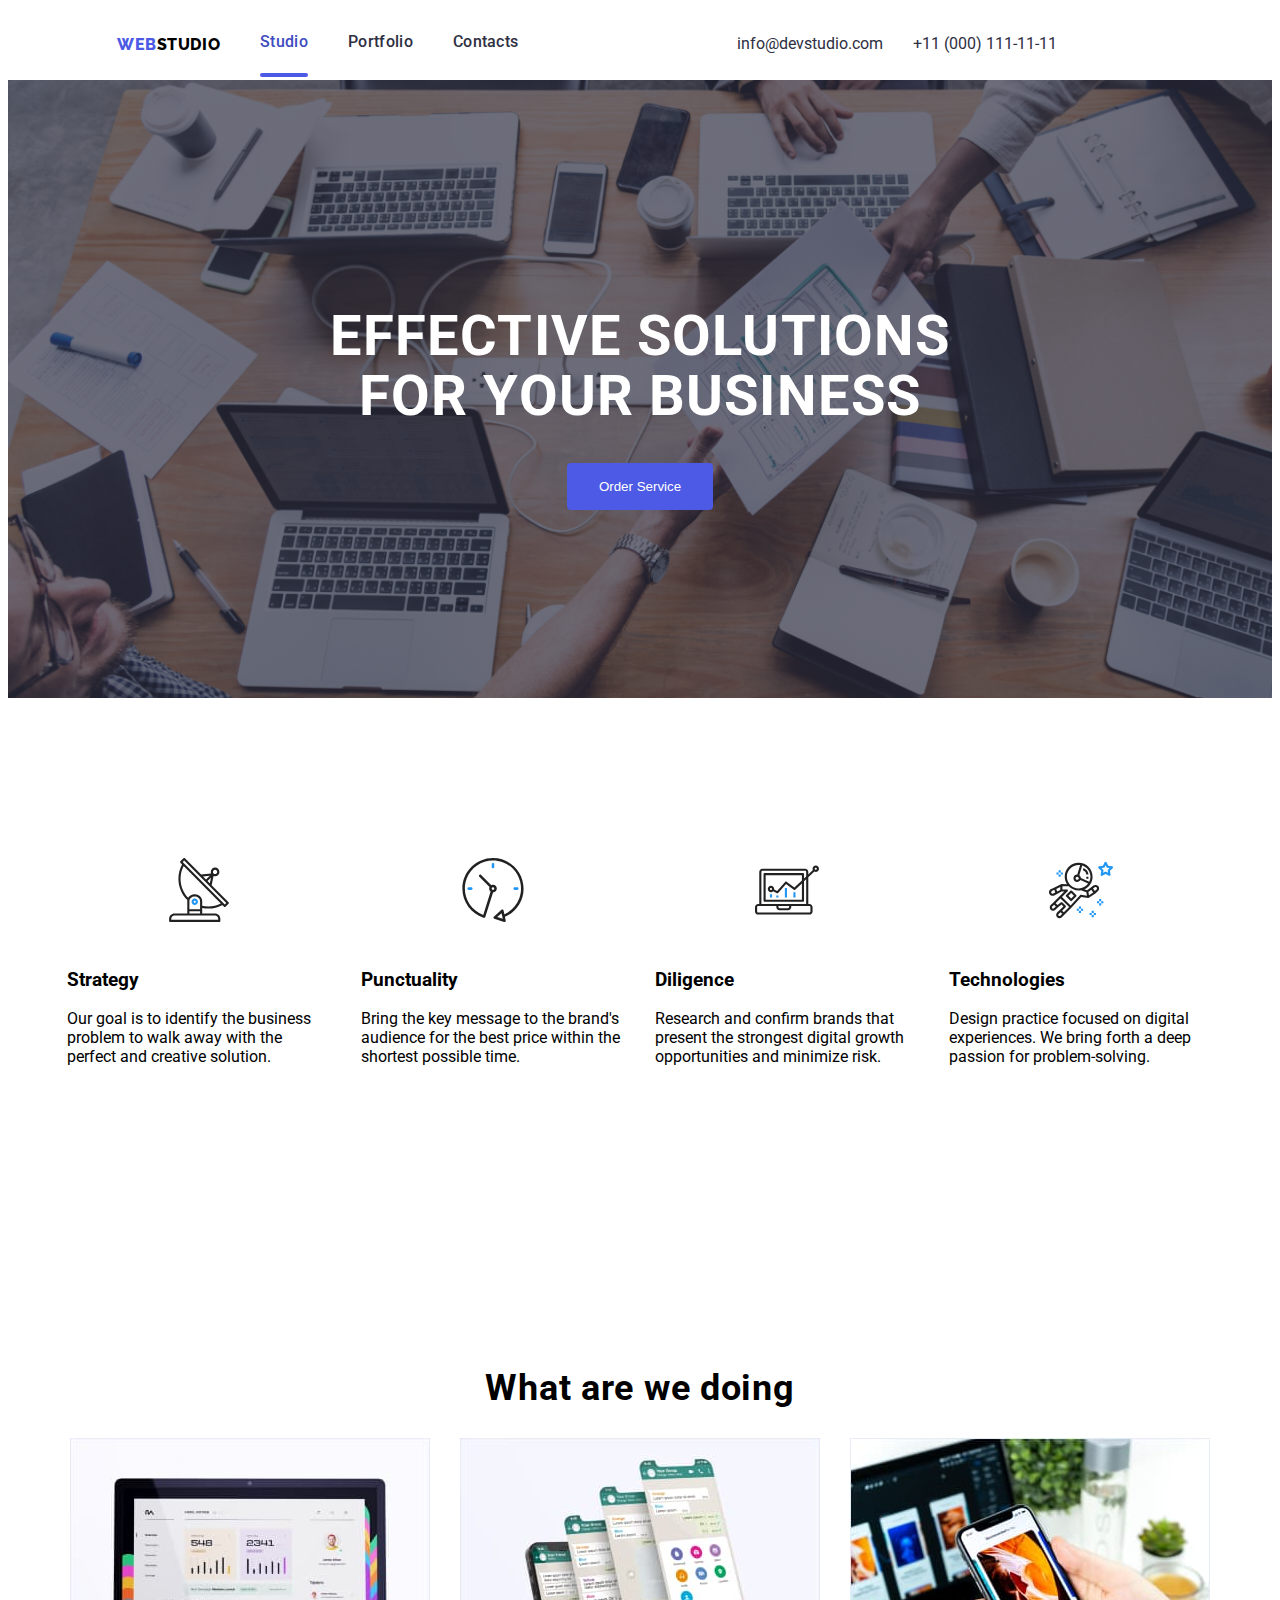
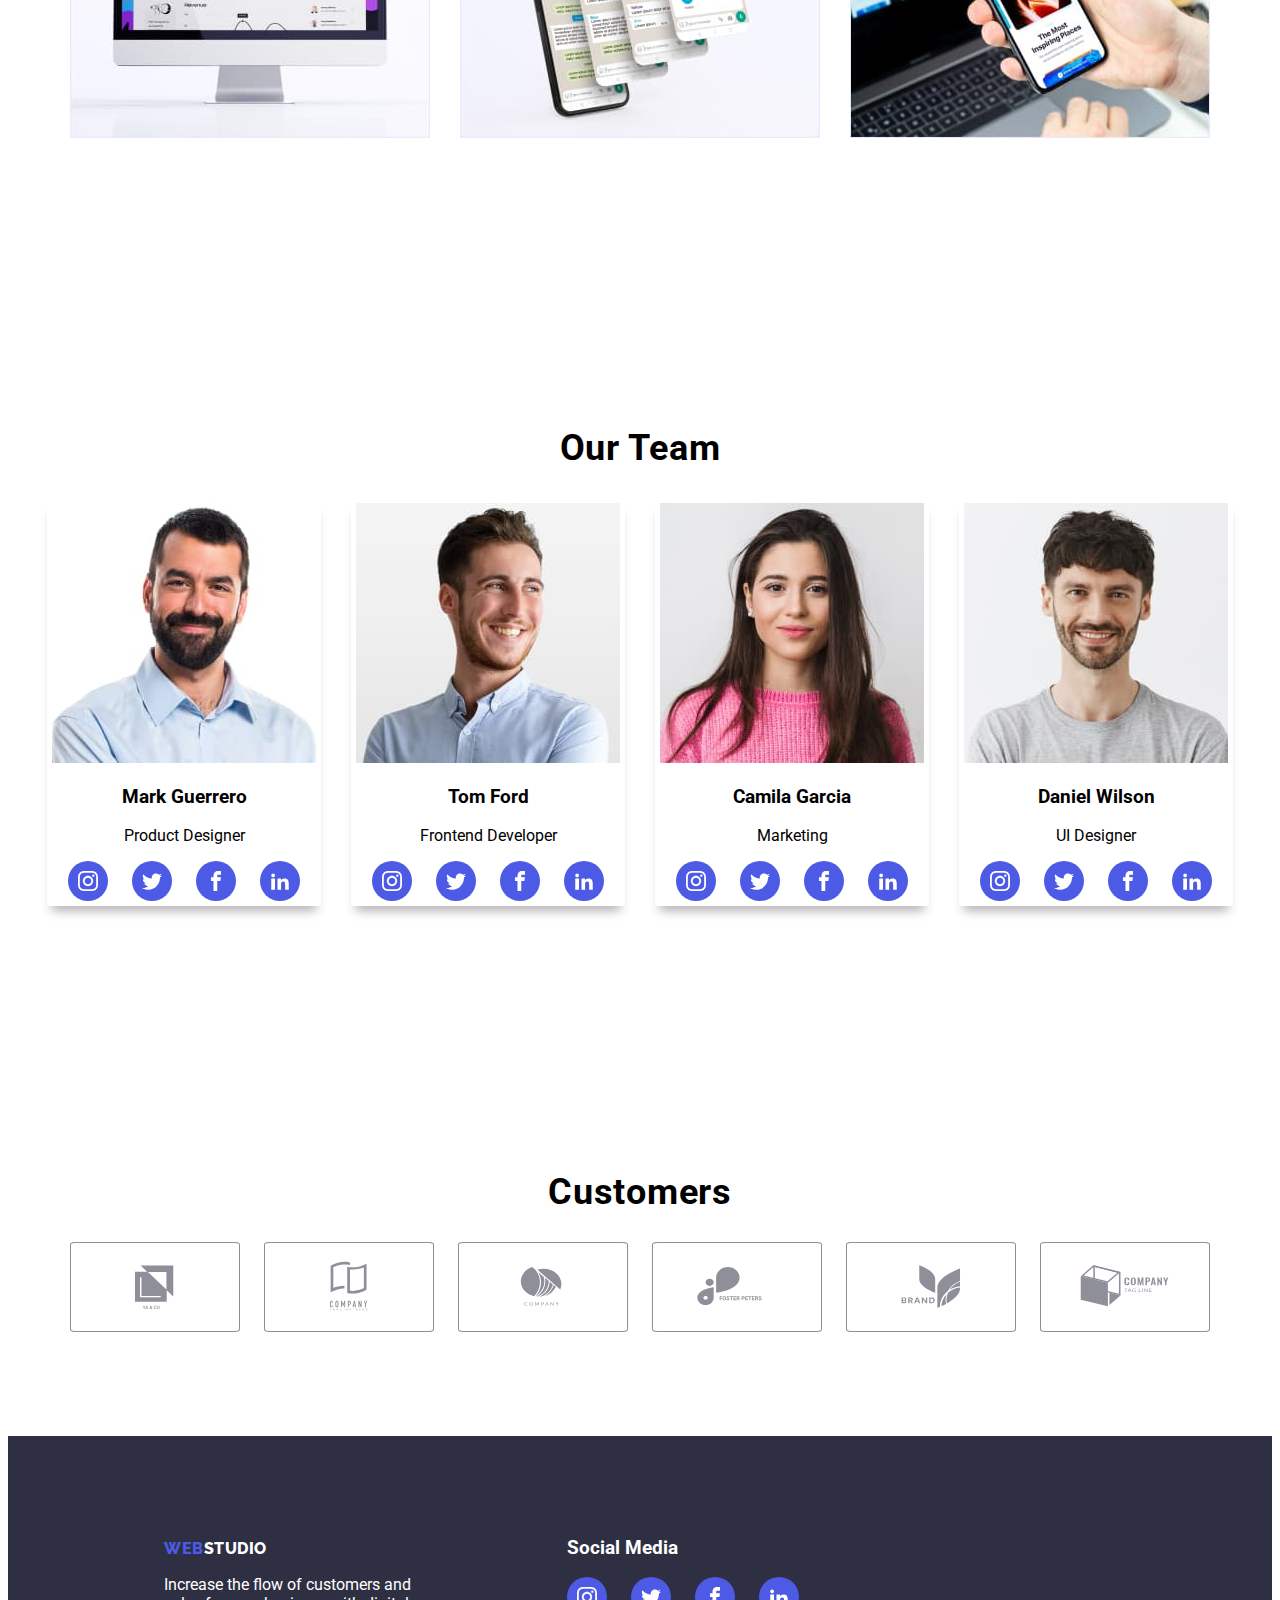
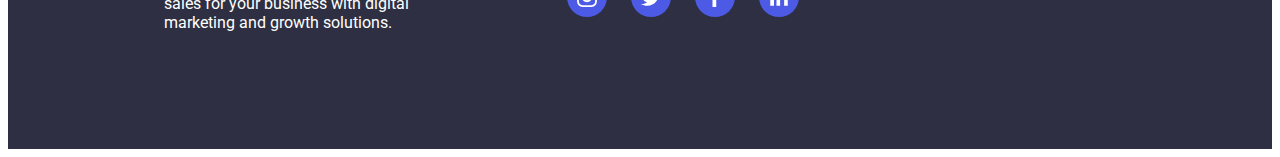
<file: index.html>
<!DOCTYPE html>
<html lang="en">

<head>
    <meta charset="UTF-8" />
    <meta name="viewport" content="width=device-width, initial-scale=1.0" />
    <title>Homework # 5</title>

    <!-- Fonts -->
    <link
        href="https://fonts.googleapis.com/css2?family=Raleway:wght@800&family=Roboto:wght@400;500;700;900&display=swap"
        rel="stylesheet">

    <!-- CSS -->
    <link rel="stylesheet" href="css/styles.css">
</head>

<body>
    <!-- page menu -->
    <header class="container">
        <div class="menu header">
            <a href="index.html" class="logo"><span>WEB</span>STUDIO</a>
            <ul>
                <nav class="menu-list">
                    <li>
                        <a class="menu-link active" href="index.html" target="_self">Studio</a>
                    </li>
                    <li>
                        <a class="menu-link" href="portfolio.html" target="_self">Portfolio</a>
                    </li>
                    <li>
                        <a class="menu-link" href="#" target="_self">Contacts</a>
                    </li>
                </nav>
            </ul>
        </div>
        <ul>
            <li class="menu-ctas-item">
                <a href="mailto:info@devstudio.com">info@devstudio.com</a>
            </li>
            <li class="menu-ctas-item">
                <a href="tel:+110001111111">+11 (000) 111-11-11</a>
            </li>
        </ul>

    </header>
    <!-- end of page menu-->

    <main>
        <!-- Hero Section  -->
        <section class="hero">
            <div class="hero-drk">
                <h1 class="hero-txt">Effective Solutions<br>for Your Business</h1>
                <button type="button" class="hero-btn" data-modal-open>Order Service</button>
                <div class="backdrop is-hidden" data-modal>
                    <div class="modal">
                        <button type="button" class="close-btn" data-modal-close>
                            <svg width="18" height="18">
                                <use href="./images/icons.svg#close"></use>
                            </svg>
                        </button>
                    </div>
                </div>
            </div>
        </section>

        <!-- Advantages Section -->
        <section class="advantages">
            <ul>
                <li>
                    <svg class="adv-icon" width="64px" height="64px">
                        <use href="images/icons.svg#antenna-1"></use>
                    </svg>
                    <h3>Strategy</h3>
                    <p>Our goal is to identify the business problem to walk away with the perfect and creative solution.
                    </p>
                </li>
                <li>
                    <svg class="adv-icon" width="64px" height="64px">
                        <use href="images/icons.svg#clock-1"></use>
                    </svg>
                    <h3>Punctuality</h3>
                    <p>Bring the key message to the brand's audience for the best price within the shortest possible
                        time.</p>
                </li>
                <li>
                    <svg class="adv-icon" width="64px" height="64px">
                        <use href="images/icons.svg#diagram-1"></use>
                    </svg>
                    <h3>Diligence</h3>
                    <p>Research and confirm brands that present the strongest digital growth opportunities and minimize
                        risk.</p>
                </li>
                <li>
                    <svg class="adv-icon" width="64px" height="64px">
                        <use href="images/icons.svg#astronaut-1"></use>
                    </svg>
                    <h3>Technologies</h3>
                    <p>Design practice focused on digital experiences. We bring forth a deep passion for
                        problem-solving.</p>
                </li>
            </ul>
        </section>

        <!-- Services Section -->
        <section class="services">
            <h2>What are we doing</h2>
            <ul>
                <li><img class="services-modal" src="images/img 1.jpg" alt="Computer" width="360"></li>
                <li><img src="images/img 2.jpg" alt="Phone" width="360"></li>
                <li><img src="images/img 3.jpg" alt="Interests" width="360"></li>
            </ul>
        </section>

        <!-- Team Section -->
        <section class="team">
            <h2>Our Team</h2>
            <ul class="teamcard">
                <li class="card-item">
                    <img src="images/team card 1.jpg" alt="Mark Guerrero">
                    <h3>Mark Guerrero</h3>
                    <p>Product Designer</p>
                    <div class="socials">
                    <svg width="40px" height="40px" viewBox="0 0 400 200">
                        <circle r="200" cx="50%" cy="50%" fill="#4D5AE5"></circle>
                        <use href="images/icons.svg#instagram" fill="white"></use>
                    </svg>
                    <svg width="40px" height="40px" viewBox="0 0 400 200">
                        <circle r="200" cx="50%" cy="50%" fill="#4D5AE5"></circle>
                        <use href="images/icons.svg#twitter" fill="white"></use>
                    </svg>
                    <svg width="40px" height="40px" viewBox="0 0 400 200">
                        <circle r="200" cx="50%" cy="50%" fill="#4D5AE5"></circle>
                        <use href="images/icons.svg#facebook" fill="white"></use>
                    </svg>
                    <svg width="40px" height="40px" viewBox="0 0 400 200">
                        <circle r="200" cx="50%" cy="50%" fill="#4D5AE5"></circle>
                        <use href="images/icons.svg#linkedin2" fill="white"></use>
                    </svg>
                    </div>
                </li>
                <li class="card-item">
                    <img src="images/team card 2.jpg" alt="Tom Ford">
                    <h3>Tom Ford</h3>
                    <p>Frontend Developer</p>
                    <div class="socials">
                        <svg width="40px" height="40px" viewBox="0 0 400 200">
                            <circle r="200" cx="50%" cy="50%" fill="#4D5AE5"></circle>
                            <use href="images/icons.svg#instagram" fill="white"></use>
                        </svg>
                        <svg width="40px" height="40px" viewBox="0 0 400 200">
                            <circle r="200" cx="50%" cy="50%" fill="#4D5AE5"></circle>
                            <use href="images/icons.svg#twitter" fill="white"></use>
                        </svg>
                        <svg width="40px" height="40px" viewBox="0 0 400 200">
                            <circle r="200" cx="50%" cy="50%" fill="#4D5AE5"></circle>
                            <use href="images/icons.svg#facebook" fill="white"></use>
                        </svg>
                        <svg width="40px" height="40px" viewBox="0 0 400 200">
                            <circle r="200" cx="50%" cy="50%" fill="#4D5AE5"></circle>
                            <use href="images/icons.svg#linkedin2" fill="white"></use>
                        </svg>
                    </div>
                </li>
                <li class="card-item">
                    <img src="images/team card 3.jpg" alt="Camila Garcia">
                    <h3>Camila Garcia</h3>
                    <p>Marketing</p>
                    <div class="socials">
                        <svg width="40px" height="40px" viewBox="0 0 400 200">
                            <circle r="200" cx="50%" cy="50%" fill="#4D5AE5"></circle>
                            <use href="images/icons.svg#instagram" fill="white"></use>
                        </svg>
                        <svg width="40px" height="40px" viewBox="0 0 400 200">
                            <circle r="200" cx="50%" cy="50%" fill="#4D5AE5"></circle>
                            <use href="images/icons.svg#twitter" fill="white"></use>
                        </svg>
                        <svg width="40px" height="40px" viewBox="0 0 400 200">
                            <circle r="200" cx="50%" cy="50%" fill="#4D5AE5"></circle>
                            <use href="images/icons.svg#facebook" fill="white"></use>
                        </svg>
                        <svg width="40px" height="40px" viewBox="0 0 400 200">
                            <circle r="200" cx="50%" cy="50%" fill="#4D5AE5"></circle>
                            <use href="images/icons.svg#linkedin2" fill="white"></use>
                        </svg>
                    </div>
                </li>
                <li class="card-item">
                    <img src="images/team card 4.jpg" alt="Daniel Wilson">
                    <h3>Daniel Wilson</h3>
                    <p>UI Designer</p>
                    <div class="socials">
                        <svg width="40px" height="40px" viewBox="0 0 400 200">
                            <circle r="200" cx="50%" cy="50%" fill="#4D5AE5"></circle>
                            <use href="images/icons.svg#instagram" fill="white"></use>
                        </svg>
                        <svg width="40px" height="40px" viewBox="0 0 400 200">
                            <circle r="200" cx="50%" cy="50%" fill="#4D5AE5"></circle>
                            <use href="images/icons.svg#twitter" fill="white"></use>
                        </svg>
                        <svg width="40px" height="40px" viewBox="0 0 400 200">
                            <circle r="200" cx="50%" cy="50%" fill="#4D5AE5"></circle>
                            <use href="images/icons.svg#facebook" fill="white"></use>
                        </svg>
                        <svg width="40px" height="40px" viewBox="0 0 400 200">
                            <circle r="200" cx="50%" cy="50%" fill="#4D5AE5"></circle>
                            <use href="images/icons.svg#linkedin2" fill="white"></use>
                        </svg>
                    </div>
                </li>
            </ul>
        </section>

        <!-- Clients Section-->
        <section class="clients">
            <h2>Customers</h2>
            <div class="clients-list">
                <svg class="clients-icon" width="104px" height="56px">
                    <use href="images/icons.svg#Logo-6"></use>
                </svg>
                <svg class="clients-icon" width="104px" height="56px">
                    <use href="images/icons.svg#Logo-4"></use>
                </svg>
                <svg class="clients-icon" width="104px" height="56px">
                    <use href="images/icons.svg#Logo-5"></use>
                </svg>
                <svg class="clients-icon" width="104px" height="56px">
                    <use href="images/icons.svg#Logo-2"></use>
                </svg>
                <svg class="clients-icon" width="104px" height="56px">
                    <use href="images/icons.svg#Logo"></use>
                </svg>
                <svg class="clients-icon" width="104px" height="56px">
                    <use href="images/icons.svg#Logo-1"></use>
                </svg>
            </div>
        </section>
    </main>

    <footer class="bg-dark">
        <div class="bg-contents">
            <a href="index.html" class="logo"><span>WEB</span>STUDIO</a>
            <p>Increase the flow of customers and <br> sales for your business with digital <br> marketing and growth
                solutions.</p>
        </div>
        <div class="bg-socials">
            <h3>Social Media</h3>
            <div class="socials">
                <svg width="40px" height="40px" viewBox="0 0 400 200">
                    <circle r="200" cx="50%" cy="50%" fill="#4D5AE5"></circle>
                    <use href="images/icons.svg#instagram" fill="white"></use>
                </svg>
                <svg width="40px" height="40px" viewBox="0 0 400 200">
                    <circle r="200" cx="50%" cy="50%" fill="#4D5AE5"></circle>
                    <use href="images/icons.svg#twitter" fill="white"></use>
                </svg>
                <svg width="40px" height="40px" viewBox="0 0 400 200">
                    <circle r="200" cx="50%" cy="50%" fill="#4D5AE5"></circle>
                    <use href="images/icons.svg#facebook" fill="white"></use>
                </svg>
                <svg width="40px" height="40px" viewBox="0 0 400 200">
                    <circle r="200" cx="50%" cy="50%" fill="#4D5AE5"></circle>
                    <use href="images/icons.svg#linkedin2" fill="white"></use>
                </svg>
            </div>
        </div>
    </footer>

    <script src="./js/modal.js"></script>
</body>

</html>
</file>
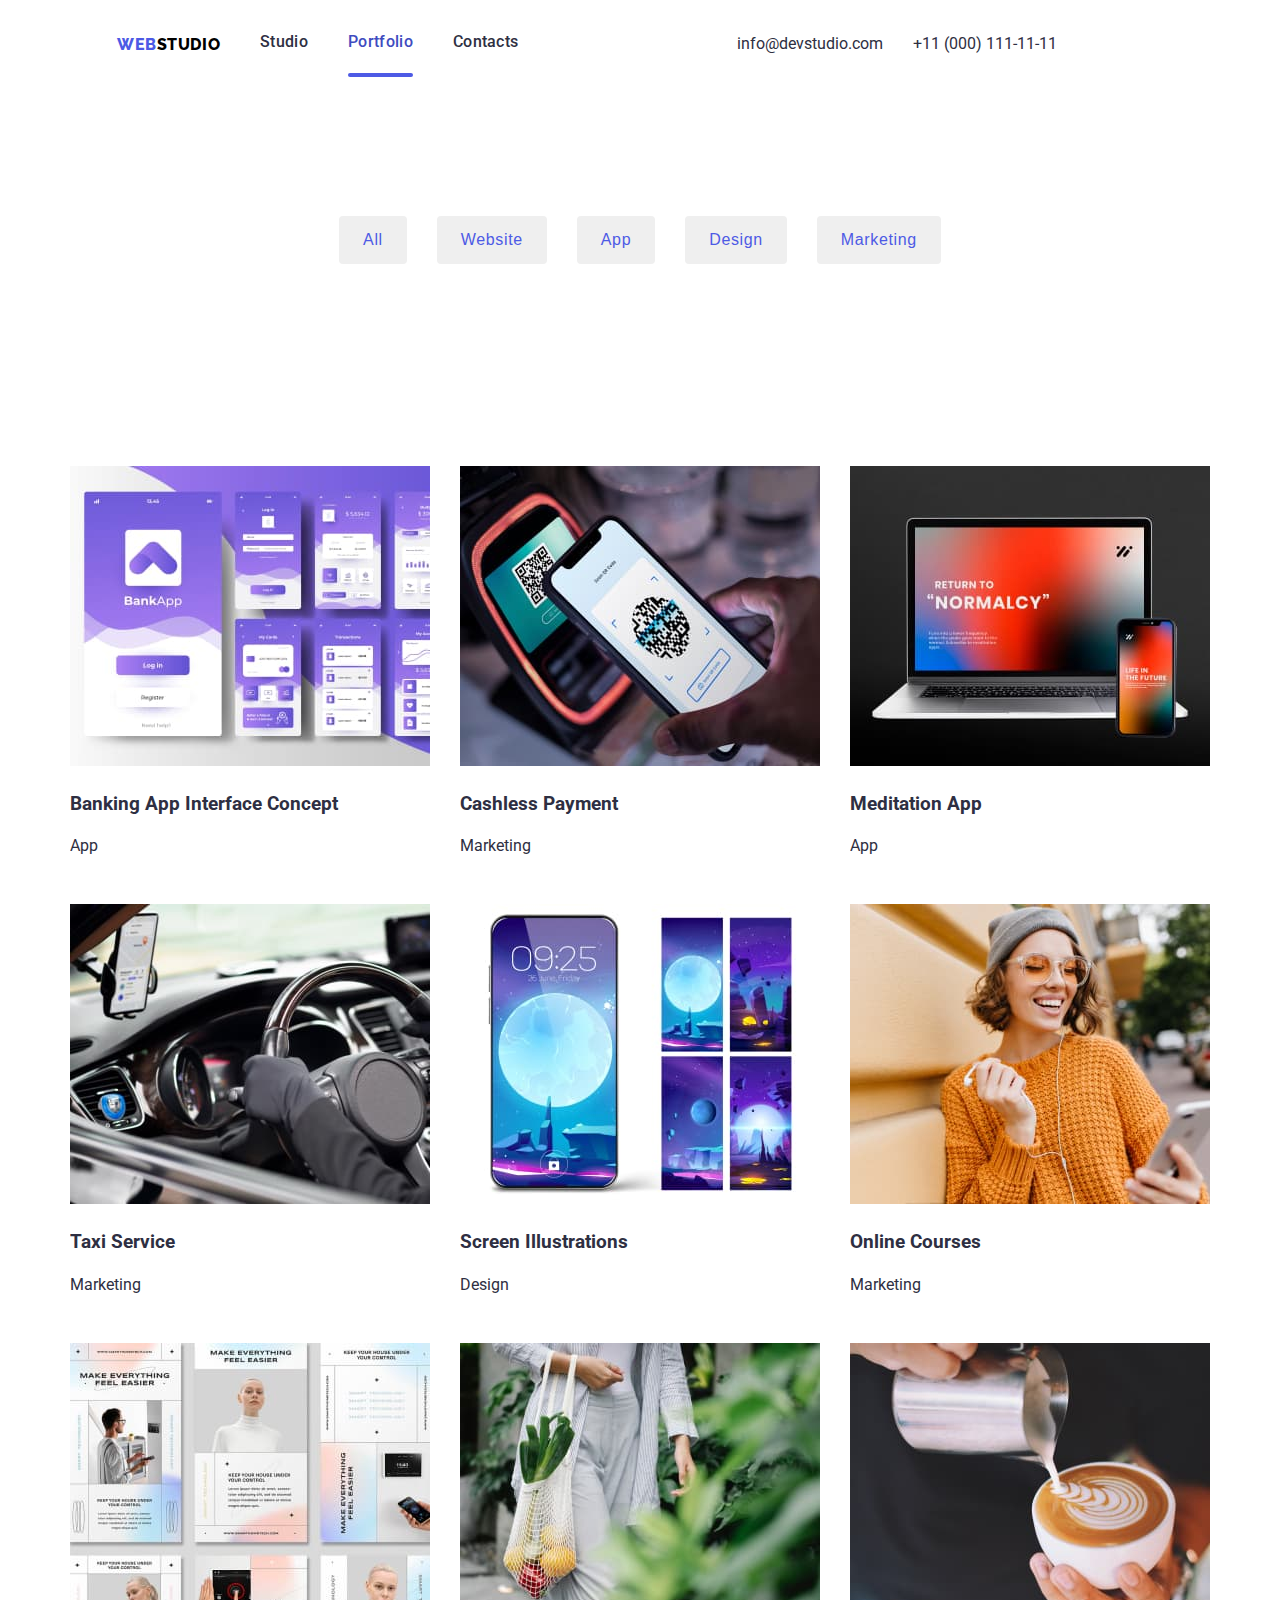
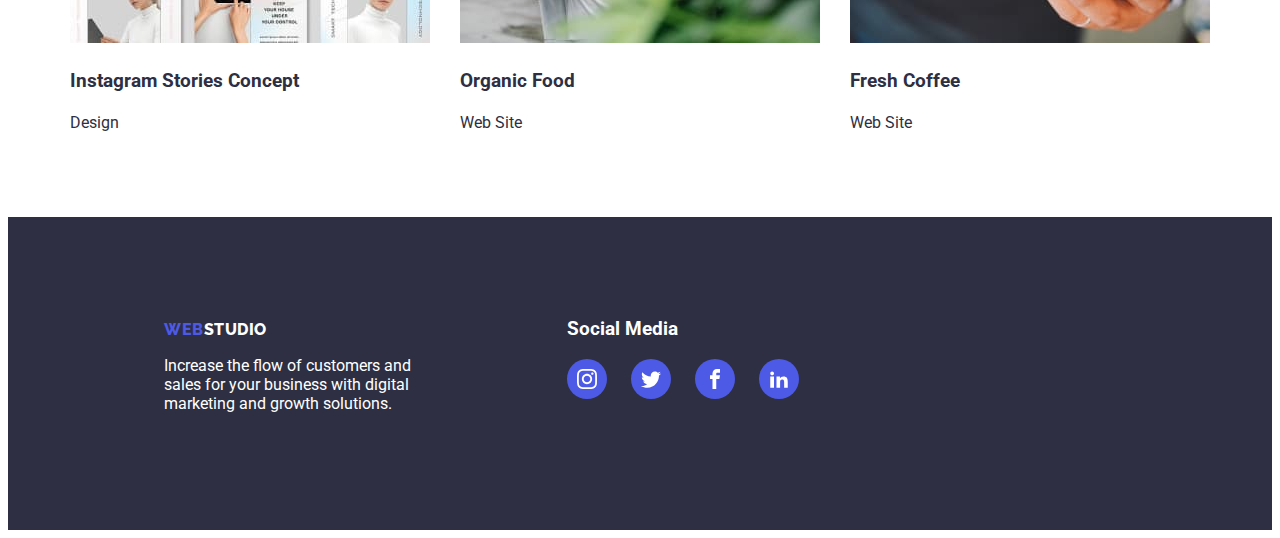
<file: portfolio.html>
<!DOCTYPE html>
<html lang="en">

<head>
    <meta charset="UTF-8" />
    <meta name="viewport" content="width=device-width, initial-scale=1.0" />
    <link rel="preconnect" href="https://fonts.googleapis.com">
    <link rel="preconnect" href="https://fonts.gstatic.com" crossorigin>
    <link
        href="https://fonts.googleapis.com/css2?family=Raleway:wght@800&family=Roboto:wght@400;500;700;900&display=swap"
        rel="stylesheet">
    <link rel="stylesheet" href="css/styles.css">
</head>

<body>
    <!-- page menu -->
    <header class="container">
        <div class="menu">
            <a href="index.html" class="logo"><span>WEB</span>STUDIO</a>
            <ul>
                <nav class="menu-list">
                    <li>
                        <a class="menu-link" href="index.html" target="_self">Studio</a>
                    </li>
                    <li>
                        <a class="menu-link active" href="portfolio.html" target="_self">Portfolio</a>
                    </li>
                    <li>
                        <a class="menu-link" href="#" target="_self">Contacts</a>
                    </li>
                </nav>
            </ul>
        </div>
        <ul>
            <li class="menu-ctas-item">
                <a href="mailto:info@devstudio.com">info@devstudio.com</a>
            </li>
            <li class="menu-ctas-item">
                <a href="tel:+110001111111">+11 (000) 111-11-11</a>
            </li>
        </ul>
    
    </header>
    <!-- end of page menu-->

    <!-- filter section -->
    <section class="filter-page">
        <div class="btn-box">
            <ul class="filter">
                <li class="filter-item">
                    <button type="button" class="filter-btns">All</button>
                </li>
                <li class="filter-item">
                    <button type="button" class="filter-btns">Website</button>
                </li>
                <li class="filter-item">
                    <button type="button" class="filter-btns">App</button>
                </li>   
                <li class="filter-item">
                    <button type="button" class="filter-btns">Design</button>
                </li>  
                <li class="filter-item">
                    <button type="button" class="filter-btns">Marketing</button>
                </li>
            </ul> 
        </div>
    </section>

    <!-- cards section -->
    <section class="p-page">
        <ul class="cards">
            <li class="cards-item">
                <a href="#">
                    <div class="cards-img">
                        <img src="images/app 1.jpg">
                        <div class="cards-img-caption">
                            <p>Lorem, ipsum dolor sit amet consectetur adipisicing elit. Aliquid eaque veniam laboriosam magnam, consectetur
                                voluptatibus perspiciatis doloremque a maiores. Illo repudiandae doloremque impedit nihil omnis iste ipsum doloribus
                                neque consequatur.</p>
                        </div> 
                    </div>
                    <div class="cards-item-caption">
                        <h3>Banking App Interface Concept</h3>
                        <p>App</p>
                    </div>
                </a>
            </li>
            <li class="cards-item">
                <a href="">
                    <div class="cards-img">
                        <img src="images/app 2.jpg">
                        <div class="cards-img-caption">
                            <p>14 Stylish and User-Friendly App Design Concepts · Task Manager App · Calorie Tracker App · Exotic Fruit Ecommerce App ·
                                Cloud Storage App</p>
                        </div>
                    </div>
                    <div class="cards-item-caption">
                        <h3>Cashless Payment</h3>
                        <p>Marketing</p>
                    </div>
                </a>
            </li>
            <li class="cards-item">
                <a href="">
                    <div class="cards-img">
                        <img src="images/app 3.jpg">
                        <div class="cards-img-caption">
                            <p>Lorem ipsum dolor sit amet consectetur adipisicing elit. Porro repudiandae, unde modi quod esse nobis iure voluptatum, facilis minus ea maxime quas aperiam architecto veritatis provident voluptates quo nam dicta.</p>
                        </div>
                    </div>
                    <div class="cards-item-caption">
                        <h3>Meditation App</h3>
                        <p>App</p>
                    </div>
                </a>
            </li>
            <li class="cards-item">
                <a href="">
                    <div class="cards-img">
                        <img src="images/app 4.jpg">
                        <div class="cards-img-caption">
                            <p>Lorem ipsum dolor sit amet consectetur adipisicing elit. Eligendi, velit. Quas beatae voluptas eius accusantium quibusdam ducimus, corrupti quod quam neque magni rerum omnis eaque tenetur? Qui dicta porro mollitia.</p>
                        </div>
                    </div>
                    <div class="cards-item-caption">
                        <h3>Taxi Service</h3>
                        <p>Marketing</p>
                    </div>
                </a>
            </li>
            <li class="cards-item">
                <a href="">
                    <div class="cards-img">
                        <img src="images/app 5.jpg">
                        <div class="cards-img-caption">
                            <p>Lorem ipsum dolor sit amet consectetur adipisicing elit. Ipsam at beatae consequuntur pariatur odit nesciunt nam perferendis illo esse nobis quo totam nemo reprehenderit necessitatibus hic fuga, maiores enim? Pariatur?</p>
                        </div>
                    </div>
                    <div class="cards-item-caption">
                        <h3>Screen Illustrations</h3>
                        <p>Design</p>
                    </div>
                </a>
            </li>
            <li class="cards-item">
                <a href="">
                    <div class="cards-img">
                        <img src="images/app 6.jpg">
                        <div class="cards-img-caption">
                            <p>Lorem ipsum dolor sit amet consectetur adipisicing elit. Enim, ipsam praesentium! Quidem eligendi necessitatibus a sint reprehenderit, minus aliquam voluptate ex earum unde praesentium, impedit autem, quos blanditiis commodi nemo!</p>
                        </div>
                    </div>
                    <div class="cards-item-caption">
                        <h3>Online Courses</h3>
                        <p>Marketing</p>
                    </div>
                </a>
            </li>
            <li class="cards-item">
                <a href="">
                    <div class="cards-img">
                        <img src="images/app 7.jpg">
                        <div class="cards-img-caption">
                            <p>Lorem ipsum dolor sit amet consectetur adipisicing elit. Enim, ipsam praesentium! Quidem eligendi necessitatibus
                                a sint reprehenderit, minus aliquam voluptate ex earum unde praesentium, impedit autem, quos blanditiis commodi
                                nemo!</p>
                        </div>
                    </div>
                    <div class="cards-item-caption">
                        <h3>Instagram Stories Concept</h3>
                        <p>Design</p>
                    </div>
                
                </a>
            </li>
            <li class="cards-item">
                <a href="">
                    <div class="cards-img">
                        <img src="images/app 8.jpg">
                        <div class="cards-img-caption">
                            <p>Lorem ipsum dolor sit amet consectetur adipisicing elit. Enim, ipsam praesentium! Quidem eligendi necessitatibus
                                a sint reprehenderit, minus aliquam voluptate ex earum unde praesentium, impedit autem, quos blanditiis commodi
                                nemo!</p>
                        </div>
                    </div>
                    <div class="cards-item-caption">
                        <h3>Organic Food</h3>
                        <p>Web Site</p>
                    </div>
                </a>
            </li>
            <li class="cards-item">
                <a href="">
                    <div class="cards-img">
                        <img src="images/app 9.jpg">
                        <div class="cards-img-caption">
                            <p>Lorem ipsum dolor sit amet consectetur adipisicing elit. Enim, ipsam praesentium! Quidem eligendi necessitatibus
                                a sint reprehenderit, minus aliquam voluptate ex earum unde praesentium, impedit autem, quos blanditiis commodi
                                nemo!</p>
                        </div>
                    </div>
                    <div class="cards-item-caption">
                        <h3>Fresh Coffee</h3>
                        <p>Web Site</p>
                    </div>
                </a>
            </li>
        </ul>
    </section>

    <footer class="bg-dark">
        <div class="bg-contents">
            <a href="index.html" class="logo"><span>WEB</span>STUDIO</a>
            <p>Increase the flow of customers and <br> sales for your business with digital <br> marketing and growth
                solutions.</p>
        </div>
        <div class="bg-socials">
            <h3>Social Media</h3>
            <div class="socials">
                <svg width="40px" height="40px" viewBox="0 0 400 200">
                    <circle r="200" cx="50%" cy="50%" fill="#4D5AE5"></circle>
                    <use href="images/icons.svg#instagram" fill="white"></use>
                </svg>
                <svg width="40px" height="40px" viewBox="0 0 400 200">
                    <circle r="200" cx="50%" cy="50%" fill="#4D5AE5"></circle>
                    <use href="images/icons.svg#twitter" fill="white"></use>
                </svg>
                <svg width="40px" height="40px" viewBox="0 0 400 200">
                    <circle r="200" cx="50%" cy="50%" fill="#4D5AE5"></circle>
                    <use href="images/icons.svg#facebook" fill="white"></use>
                </svg>
                <svg width="40px" height="40px" viewBox="0 0 400 200">
                    <circle r="200" cx="50%" cy="50%" fill="#4D5AE5"></circle>
                    <use href="images/icons.svg#linkedin2" fill="white"></use>
                </svg>
            </div>
        </div>
    </footer>
</body>

</html>
</file>
<file: css/styles.css>
:root {
    --iris: #4D5AE5;
    --navy-blue: #2E2F42;
    --white: #fff;
    --ocean: #404bbf;
    --green: #31d0aa;
    --slate: #434455;
    --light-slate: #8e8f99;
    --cornflower: #e7e9fc;
    --cloud: #f4f4fd;
    --navy-blue-modal: #2e2f42;
    --grey: #2e2f42;
    --dairy: #fcfcfc;
}

body {
    font-family: 'Roboto', sans-serif;
}

.logo {
    font-family: 'Raleway', sans-serif;
    text-decoration: none;
    color: var(--navy-blue) font-size: 20px;
    font-weight: 800;
    line-height: 21px;
    letter-spacing: 0.54px;
}

.logo span {
    color: var(--iris)
}

.bg-dark {
    background-color: var(--navy-blue);
    color: var(--white);
    display: flex;
    align-items: baseline;
}

.bg-contents {
    padding: 101.5px 156px;
}

.socials .bg-socials {
    gap: 16px;
}

.hero {
    background: linear-gradient(rgba(46, 47, 66, 0.70), rgba(46, 47, 66, 0.70)), url(../images/people-office-1.jpg);
    background-size: cover;
    padding: 188px;
    padding-bottom: 188px;
    text-align: center;
}

h1 {
    text-align: center;
    text-transform: uppercase;
    font-size: 56px;
    color: var(--white);
    font-size: 56px;
    font-style: normal;
    font-weight: 700;
    line-height: 60px;
    letter-spacing: 1.12px;
}

.container {
    width: 1158px;
    display: flex;
    align-items: center;
    list-style-type: none;
    justify-content: space-around;
}

.menu-link {
    color: var(--navy-blue);
    font-size: 16px;
    font-style: normal;
    font-weight: 500;
    line-height: 2rem;
    letter-spacing: 0.32px;
}

.menu-link:visited {
    color: var(--ocean);
    font-size: 16px;
    font-style: normal;
    font-weight: 500;
    line-height: 2rem;
    letter-spacing: 0.32px;
}

.active {
    color: var(--ocean);
}

.active::after {
    content: " ";
    display: block;
    height: 4px;
    width: 100%;
    border-radius: 2px;
    background-color: var(--iris);
    position: relative;
    top: 15px;
}

a {
    font-family: 'Roboto', sans-serif;
    text-decoration: none;
    color: var(--navy-blue);
    line-height: 24px;
}

a:hover {
    color: var(--iris)
}

.menu-cta {
    background-color: var(--iris);
    color: var(--white);
    border-radius: 3px;
    border-style: none;
}

.menu-cta:hover {
    background-color: var(--light-slate);
}

h2 {
    text-align: center;
    font-family: Roboto;
    font-size: 36px;
    font-weight: 700;
    line-height: 40px;
    letter-spacing: 0.72px;
}

ul {
    list-style: none;
    padding-left: 0;
    display: flex;
    justify-content: center;
    gap: 30px;
}

.menu li {
    align-items: flex-end;
}

.menu {
    height: 72px;
    display: flex;
    flex-shrink: 0;
    align-items: center;
    gap: 40px;
    justify-content: center;
}

.menu-list {
    display: flex;
    gap: 40px;
}

.hero-btn {
    cursor: pointer;
    transition-duration: 2s;
    background-color: var(--iris);
    border: none;
    border-radius: 4px;
    color: var(--white);
    padding: 16px 32px;
}


.hero-btn:hover {
    background-color: var(--ocean);
}

.backdrop {
    background-color: rgba(46, 47, 66, 0.40);
    position: fixed;
    width: 100%;
    height: 100%;
    top: 0;
    left: 0;
    display: flex;
    align-items: center;
    justify-content: center;
    transition: opacity 250ms cubic-bezier(0.4, 0, 0.2, 1);
}

.modal {
    width: 408px;
    height: 584px;
    background-color: var(--dairy);
    border-radius: 4px;
    padding: 24px;
}

.is-hidden {
    opacity: 0;
    visibility: hidden;
}

.close-btn {
    border-radius: 100%;
    border: 1px solid rgba(0, 0, 0, 0.1);
    background-color: var(--cloud);
    color: var(--navy-blue);
    width: 30px;
    height: 30px;
    margin-left: auto;
    display: block;
    transition: fill 250ms cubic-bezier(0.4, 0, 0.2, 1), border 250ms cubic-bezier(0.4, 0, 0.2, 1);
    cursor: pointer;
    display: flex;
    align-items: center;
    justify-content: center;
}

.close-btn:hover {
    fill: currentColor;
    border: 1px solid currentColor;
}

.adv-icon {
    padding: 24px 100px;
}

.circle {
    gap: 24px;
}


.teamcard {
    text-align: center;
}

.socials {
    display: flex;
    justify-content: center;
    align-items: center;
    gap: 24px;
}

.card-item {
    box-shadow: 0 10px 10px -5px rgba(0, 0, 0, 0.3);
    padding: 5px;
}



section {
    padding: 120px 120px;
}

.p-page {
    padding: 0;
    display: flex;
    flex-wrap: wrap;
    justify-content: center;
}

.cards {
    padding: 50px 10px;
    display: flex;
    flex-wrap: wrap;
    justify-content: center;
    align-items: center;
}

.cards-item {
    overflow: hidden;
}

.cards-item:hover,
.cards-item:focus {
    transition-duration: 2s;
    box-shadow: 0 10px 10px -5px rgba(0, 0, 0, 0.3);
}

.cards-item:hover .cards-img-caption {
    opacity: 1;
    transform: translateY(0);
}

.cards-img {
    position: relative;
    overflow: hidden;
}

.cards-img-caption {
    position: absolute;
    background-color: rgba(77, 90, 229, 0.7);
    color: var(--white);
    width: 100%;
    height: 100%;
    top: 0;
    left: 0;
    opacity: 0;
    transform: translateY(100%);
    transition: transform 0.25s cubic-bezier(0.4, 0, 0.2, 1);
}

.cards-img-caption p {
    padding: 40px 32px;
}

.clients {
    text-align: center;
    padding: 100px 50px;
}

.clients-icon {
    fill: var(--light-slate);
    padding: 16px 32px;
    border: 1px groove var(--light-slate);
    border-radius: 3%;
    
}

.clients-list {
    display: inline-flex;
    align-items: flex-start;
    gap: 24px;
}

.btn-box {
    color: var(--iris);
    display: flex;
    flex-wrap: wrap;
    justify-content: center;
    gap: 24px;
}


.filter-btns {
    color: var(--iris)
    font-family: Roboto;
    font-size: 16px;
    font-weight: 500;
    line-height: 24px;
    letter-spacing: 0.64px;
    border-style: none;
    border-radius: 4px;
    cursor: pointer;
    padding: 12px 24px;
    transition-duration: 2s;
}

.filter-btns:hover {
    background-color: var(--iris);
    color: var(--white);
    font-family: Roboto;
    font-size: 16px;
    font-weight: 500;
    line-height: 24px;
    letter-spacing: 0.64px;
    transition: transform 0.25s cubic-bezier(0.4, 0, 0.2, 1);
}
</file>
